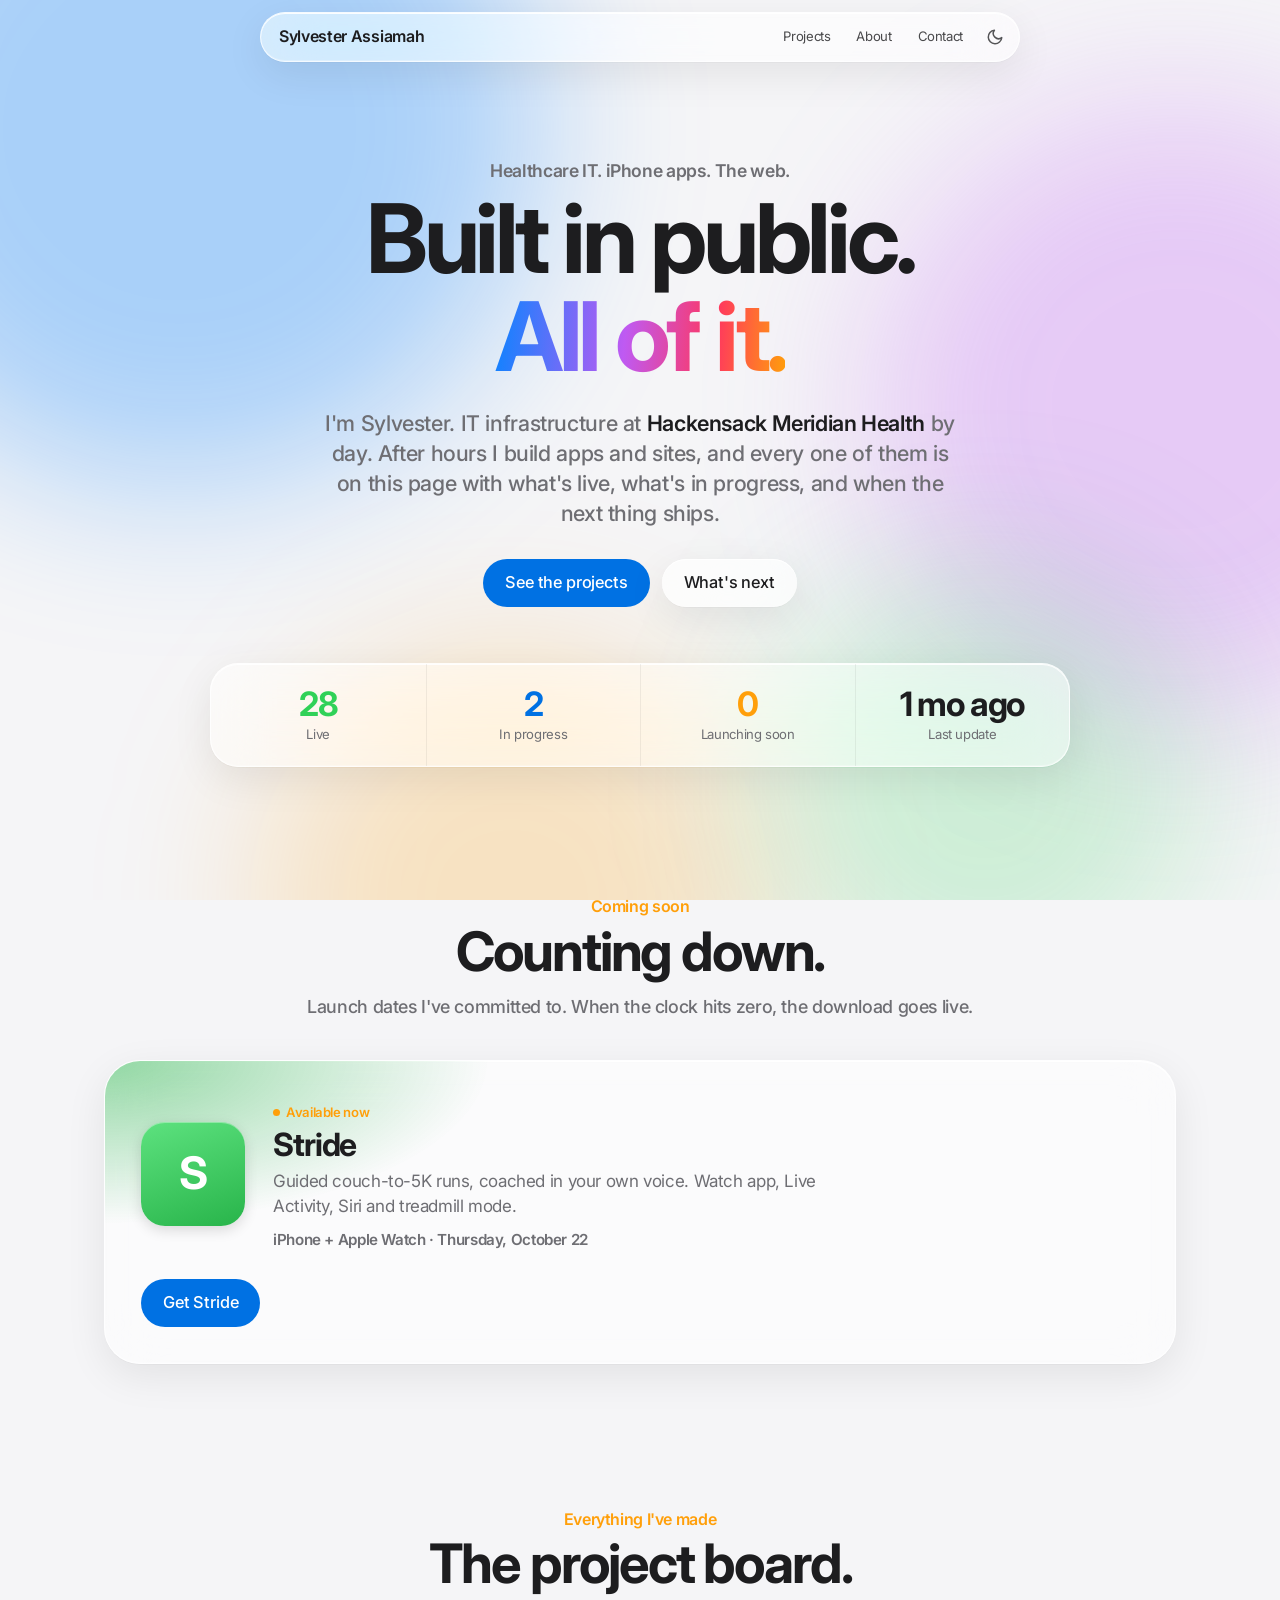
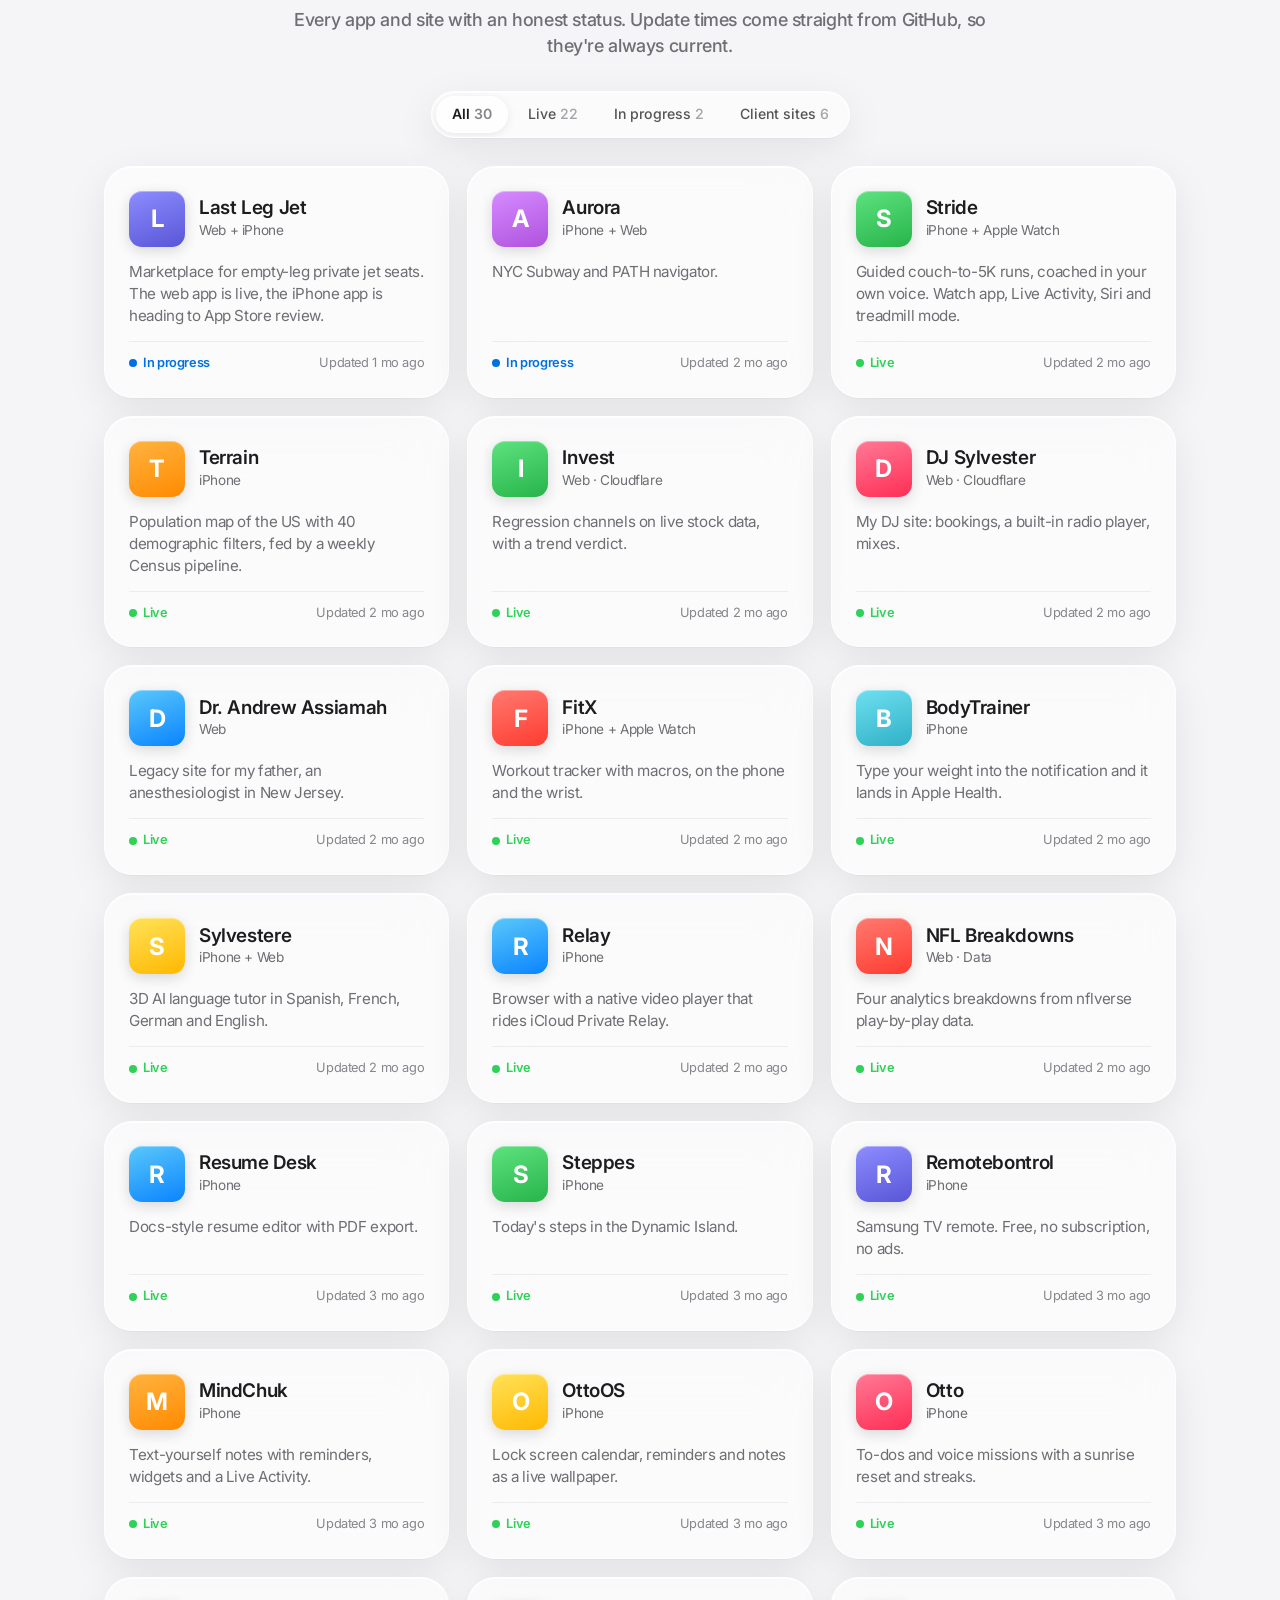
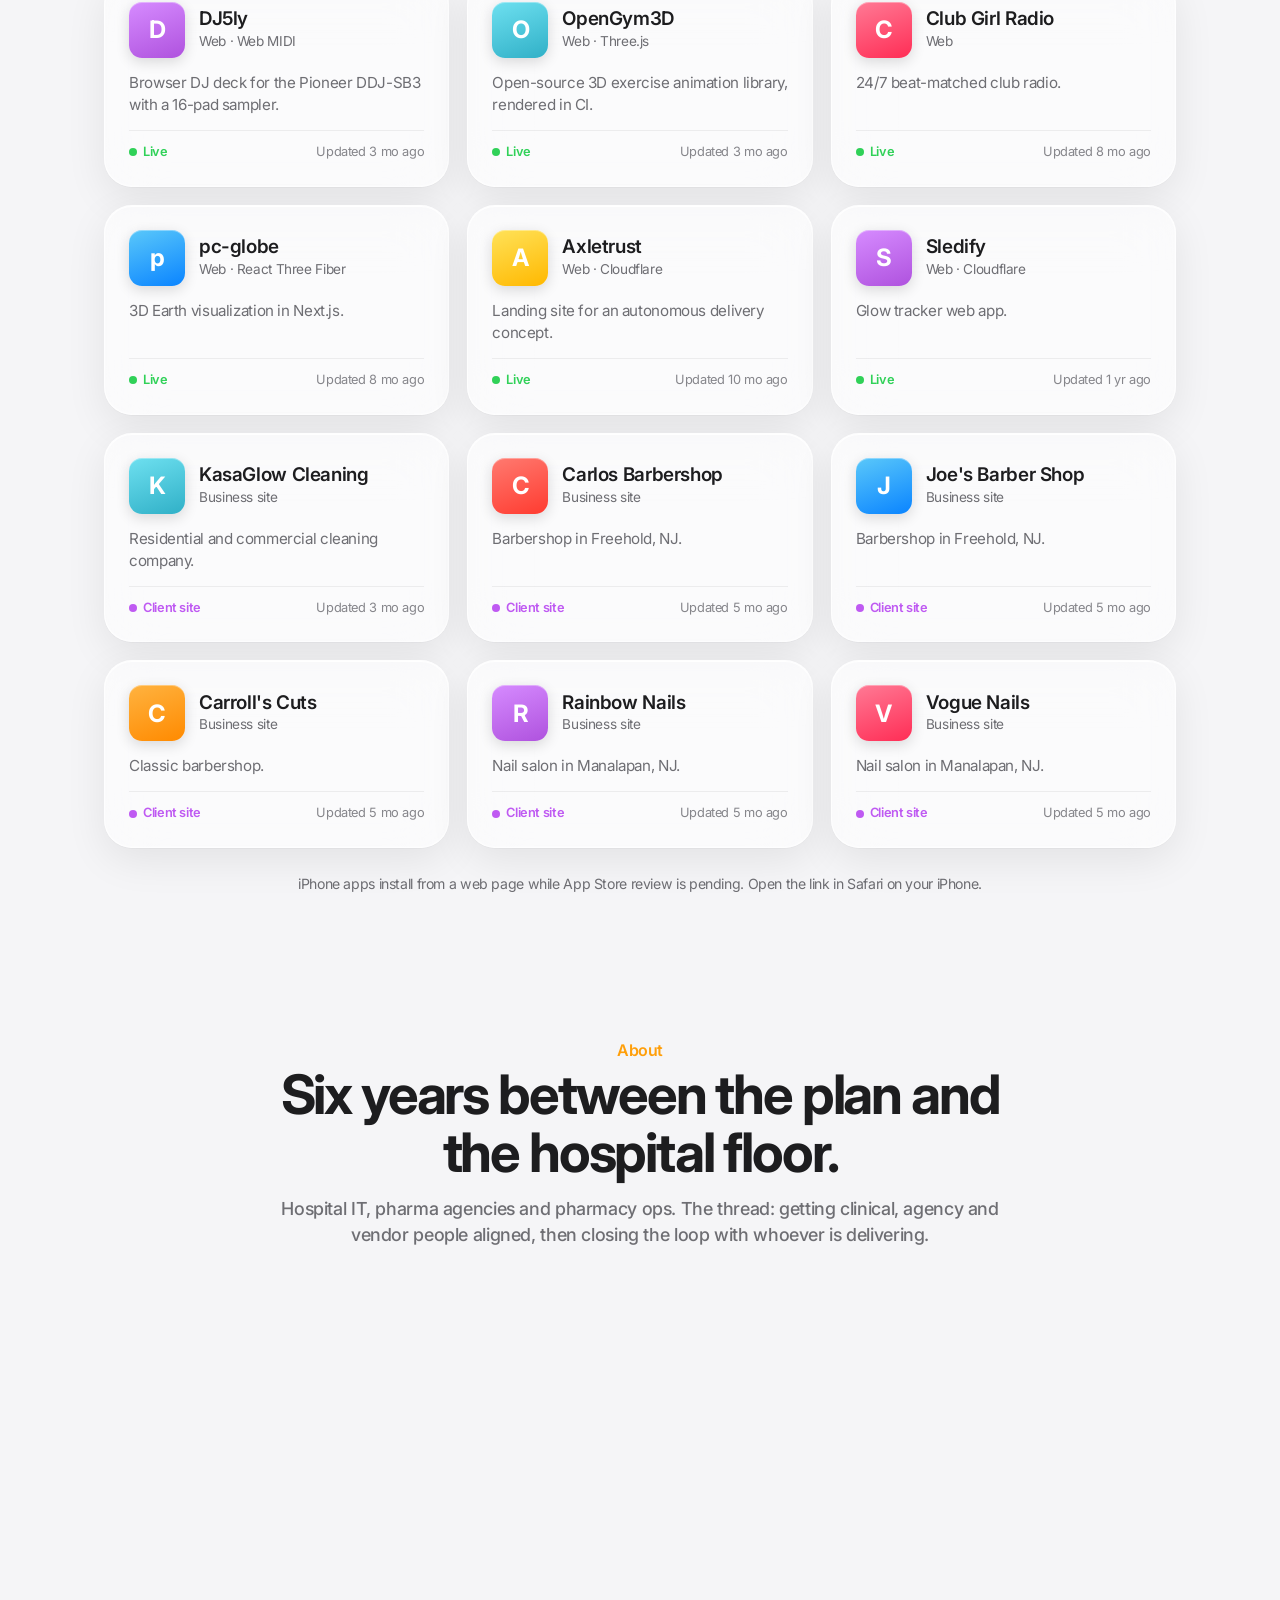
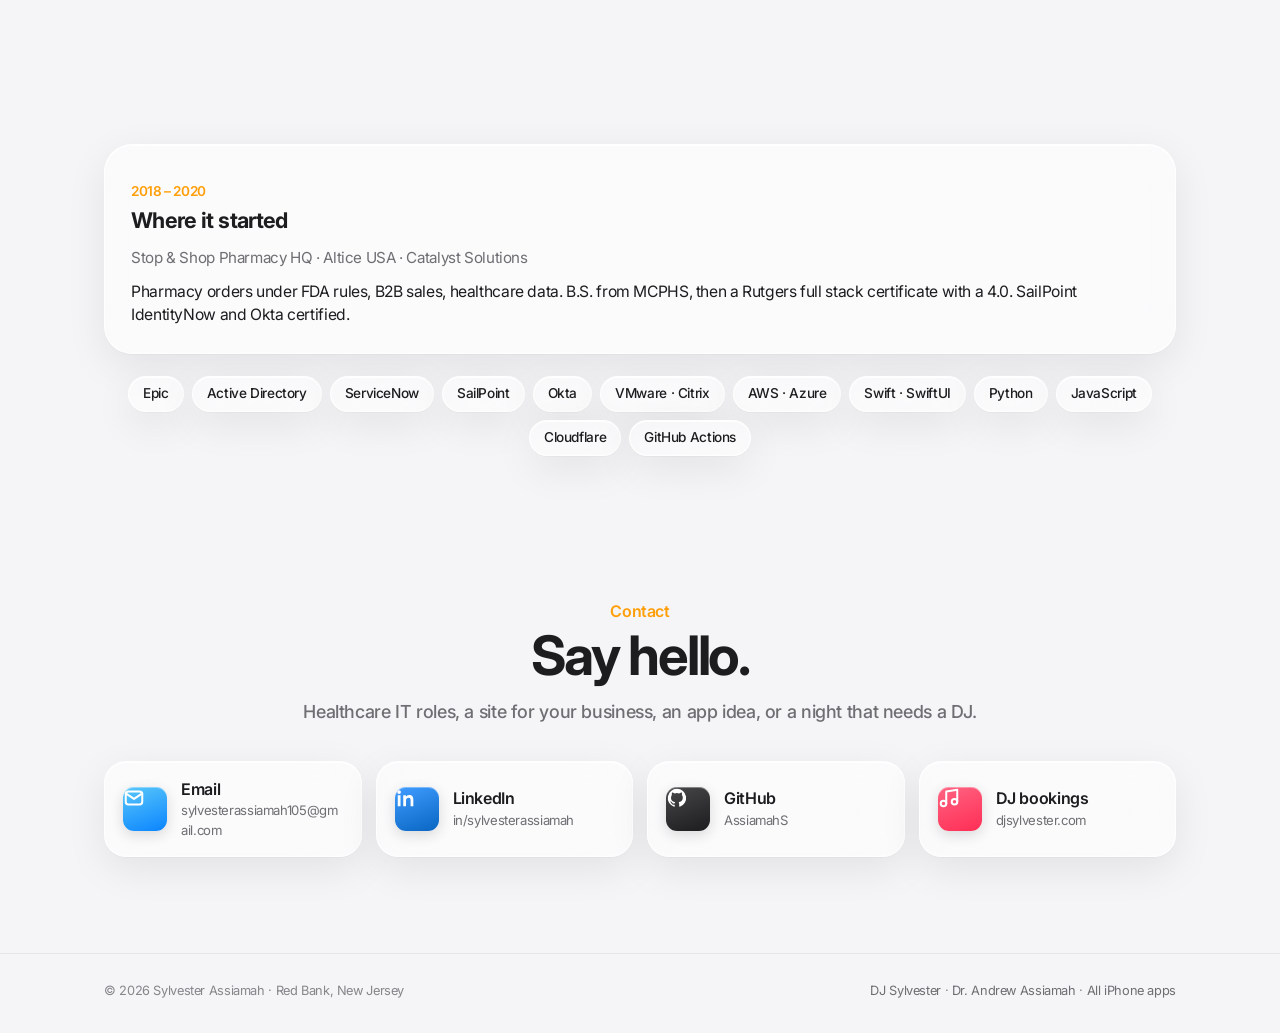
<file: index.html>
<!DOCTYPE html>
<html lang="en">
<head>
<meta charset="UTF-8" />
<meta name="viewport" content="width=device-width, initial-scale=1.0, viewport-fit=cover" />
<title>Sylvester Assiamah</title>
<meta name="description" content="Sylvester Assiamah. Healthcare IT by day, iPhone apps and websites after hours. Every project, what's live, what's next, and when it ships." />
<meta property="og:title" content="Sylvester Assiamah" />
<meta property="og:description" content="Every app and site I'm building: what's live, what's in progress, and countdowns to what ships next." />
<meta property="og:type" content="website" />
<meta property="og:url" content="https://sylvesterassiamah.com" />
<meta name="theme-color" content="#F5F5F7" media="(prefers-color-scheme: light)" />
<meta name="theme-color" content="#000000" media="(prefers-color-scheme: dark)" />
<link rel="canonical" href="https://sylvesterassiamah.com" />
<link rel="icon" href="data:image/svg+xml,%3Csvg xmlns='http://www.w3.org/2000/svg' viewBox='0 0 64 64'%3E%3Cdefs%3E%3ClinearGradient id='g' x1='0' y1='0' x2='1' y2='1'%3E%3Cstop offset='0' stop-color='%230A84FF'/%3E%3Cstop offset='1' stop-color='%23BF5AF2'/%3E%3C/linearGradient%3E%3C/defs%3E%3Crect width='64' height='64' rx='15' fill='url(%23g)'/%3E%3Ctext x='32' y='43' text-anchor='middle' font-family='-apple-system,Helvetica,Arial,sans-serif' font-weight='700' font-size='30' fill='white'%3ESA%3C/text%3E%3C/svg%3E" />
<link rel="preconnect" href="https://fonts.googleapis.com" />
<link rel="preconnect" href="https://fonts.gstatic.com" crossorigin />
<link href="https://fonts.googleapis.com/css2?family=Inter:wght@400;500;600;700;800&display=swap" rel="stylesheet" />

<style>
  :root{
    --bg:#F5F5F7;
    --fg:#1D1D1F;
    --muted:#6E6E73;
    --faint:#86868B;
    --blue:#0071E3;
    --link:#0066CC;
    --green:#30D158; --orange:#FF9F0A; --red:#FF453A; --purple:#BF5AF2; --teal:#40C8E0; --yellow:#FFD60A; --pink:#FF375F; --indigo:#5E5CE6;
    /* liquid glass */
    --glass:rgba(255,255,255,.55);
    --glass-strong:rgba(255,255,255,.72);
    --glass-edge:rgba(255,255,255,.75);
    --glass-line:rgba(0,0,0,.06);
    --glass-shadow:0 1px 1px rgba(0,0,0,.03), 0 12px 40px rgba(0,0,0,.08);
    --hi:inset 0 1px 0 rgba(255,255,255,.9), inset 0 -1px 0 rgba(255,255,255,.25);
    --blob-a:rgba(10,132,255,.32); --blob-b:rgba(191,90,242,.28); --blob-c:rgba(255,159,10,.22); --blob-d:rgba(48,209,88,.20);
    --max:1120px;
    --r:28px;
  }
  @media (prefers-color-scheme: dark){
    :root:not([data-theme="light"]){
      --bg:#000000; --fg:#F5F5F7; --muted:#A1A1A6; --faint:#86868B; --link:#2997FF; --blue:#0A84FF;
      --glass:rgba(40,40,44,.48); --glass-strong:rgba(44,44,48,.66); --glass-edge:rgba(255,255,255,.14); --glass-line:rgba(255,255,255,.08);
      --glass-shadow:0 1px 1px rgba(0,0,0,.4), 0 18px 50px rgba(0,0,0,.5);
      --hi:inset 0 1px 0 rgba(255,255,255,.16), inset 0 -1px 0 rgba(255,255,255,.04);
      --blob-a:rgba(10,132,255,.38); --blob-b:rgba(191,90,242,.34); --blob-c:rgba(255,159,10,.20); --blob-d:rgba(48,209,88,.18);
    }
  }
  :root[data-theme="dark"]{
    --bg:#000000; --fg:#F5F5F7; --muted:#A1A1A6; --faint:#86868B; --link:#2997FF; --blue:#0A84FF;
    --glass:rgba(40,40,44,.48); --glass-strong:rgba(44,44,48,.66); --glass-edge:rgba(255,255,255,.14); --glass-line:rgba(255,255,255,.08);
    --glass-shadow:0 1px 1px rgba(0,0,0,.4), 0 18px 50px rgba(0,0,0,.5);
    --hi:inset 0 1px 0 rgba(255,255,255,.16), inset 0 -1px 0 rgba(255,255,255,.04);
    --blob-a:rgba(10,132,255,.38); --blob-b:rgba(191,90,242,.34); --blob-c:rgba(255,159,10,.20); --blob-d:rgba(48,209,88,.18);
  }

  *{margin:0;padding:0;box-sizing:border-box}
  html{scroll-behavior:smooth;-webkit-text-size-adjust:100%}
  body{
    background:var(--bg);color:var(--fg);
    font-family:-apple-system,BlinkMacSystemFont,"SF Pro Text","SF Pro Display","Inter","Helvetica Neue",Arial,sans-serif;
    font-size:17px;line-height:1.47;letter-spacing:-.022em;
    -webkit-font-smoothing:antialiased;overflow-x:hidden;
  }
  a{color:var(--link);text-decoration:none}
  a:hover{text-decoration:underline}
  a:focus-visible,button:focus-visible{outline:3px solid rgba(0,113,227,.6);outline-offset:3px;border-radius:14px}
  .wrap{max-width:var(--max);margin:0 auto;padding:0 24px}

  /* ---------- the colour field the glass sits on ---------- */
  .field{position:fixed;inset:0;z-index:-1;overflow:hidden;pointer-events:none}
  .field i{position:absolute;border-radius:50%;filter:blur(80px);will-change:transform}
  .field .a{width:56vmax;height:56vmax;left:-14vmax;top:-18vmax;background:var(--blob-a);animation:drift 26s ease-in-out infinite}
  .field .b{width:48vmax;height:48vmax;right:-16vmax;top:8vmax;background:var(--blob-b);animation:drift 32s ease-in-out infinite reverse}
  .field .c{width:40vmax;height:40vmax;left:20vmax;bottom:-20vmax;background:var(--blob-c);animation:drift 30s ease-in-out infinite}
  .field .d{width:34vmax;height:34vmax;right:6vmax;bottom:-8vmax;background:var(--blob-d);animation:drift 36s ease-in-out infinite reverse}
  @keyframes drift{0%,100%{transform:translate(0,0) scale(1)}33%{transform:translate(4vmax,3vmax) scale(1.06)}66%{transform:translate(-3vmax,2vmax) scale(.96)}}

  /* ---------- glass primitive ---------- */
  .glass{
    background:var(--glass);
    -webkit-backdrop-filter:blur(28px) saturate(180%);backdrop-filter:blur(28px) saturate(180%);
    border:1px solid var(--glass-edge);
    box-shadow:var(--glass-shadow),var(--hi);
  }

  /* ---------- nav: floating glass capsule ---------- */
  header{position:sticky;top:0;z-index:50;padding:12px 16px 0}
  nav{
    max-width:760px;margin:0 auto;display:flex;align-items:center;justify-content:space-between;gap:8px;
    padding:6px 6px 6px 18px;border-radius:999px;
  }
  .logo{font-weight:600;font-size:1rem;color:var(--fg);letter-spacing:-.02em;white-space:nowrap}
  .logo:hover{text-decoration:none}
  .nav-r{display:flex;align-items:center;gap:2px}
  .nav-r a.txt{color:var(--fg);opacity:.8;font-size:.82rem;padding:8px 12px;border-radius:999px}
  .nav-r a.txt:hover{opacity:1;text-decoration:none;background:var(--glass-line)}
  .theme{width:36px;height:36px;border-radius:50%;border:0;background:transparent;color:var(--fg);opacity:.75;cursor:pointer;display:grid;place-items:center}
  .theme:hover{opacity:1;background:var(--glass-line)}
  .theme svg{width:18px;height:18px}
  @media(max-width:560px){nav{padding-left:16px}.nav-r a.txt.hide-sm{display:none}}

  /* ---------- buttons ---------- */
  .btn{
    display:inline-flex;align-items:center;justify-content:center;gap:6px;
    font:inherit;font-size:1.02rem;font-weight:500;letter-spacing:-.01em;
    padding:12px 22px;border-radius:999px;border:0;cursor:pointer;
    background:var(--blue);color:#fff;transition:filter .2s ease,transform .2s ease;
  }
  .btn:hover{text-decoration:none;filter:brightness(1.08)}
  .btn:active{transform:scale(.97)}
  .btn.glass{background:var(--glass-strong);color:var(--fg)}
  .btn.sm{padding:7px 14px;font-size:.82rem}
  .more{font-size:1.02rem}
  .more::after{content:" ›"}

  /* ---------- hero ---------- */
  .hero{text-align:center;padding:96px 0 56px}
  .kicker{font-size:1.1rem;font-weight:600;color:var(--muted)}
  h1{
    font-family:-apple-system,BlinkMacSystemFont,"SF Pro Display","Inter","Helvetica Neue",sans-serif;
    font-weight:700;font-size:clamp(3rem,9vw,6rem);line-height:1.02;letter-spacing:-.045em;margin-top:6px;
  }
  h1 .grad{background:linear-gradient(95deg,#0A84FF 0%,#BF5AF2 45%,#FF375F 75%,#FF9F0A 100%);-webkit-background-clip:text;background-clip:text;color:transparent}
  .lede{max-width:640px;margin:22px auto 0;font-size:clamp(1.1rem,2.2vw,1.35rem);line-height:1.4;color:var(--muted);font-weight:500}
  .lede b{color:var(--fg);font-weight:600}
  .hero-cta{margin-top:30px;display:flex;gap:12px;justify-content:center;flex-wrap:wrap}

  .stats{margin:56px auto 0;max-width:860px;display:grid;grid-template-columns:repeat(4,1fr);border-radius:var(--r);overflow:hidden}
  .stat{padding:22px 16px;text-align:center}
  .stat + .stat{border-left:1px solid var(--glass-line)}
  .stat .n{font-size:2.1rem;font-weight:700;letter-spacing:-.04em;line-height:1.05}
  .stat .l{font-size:.82rem;color:var(--muted);margin-top:4px}
  .stat.g .n{color:var(--green)} .stat.b .n{color:var(--blue)} .stat.o .n{color:var(--orange)}
  @media(max-width:640px){
    .stats{grid-template-columns:1fr 1fr}
    .stat:nth-child(3){border-left:0}
    .stat:nth-child(n+3){border-top:1px solid var(--glass-line)}
  }

  /* ---------- sections ---------- */
  section{padding:72px 0}
  .head{text-align:center;max-width:720px;margin:0 auto}
  .eyebrow{font-size:1rem;font-weight:600;color:var(--orange)}
  h2{font-family:-apple-system,BlinkMacSystemFont,"SF Pro Display","Inter",sans-serif;font-weight:700;font-size:clamp(2rem,5vw,3.4rem);line-height:1.06;letter-spacing:-.04em;margin-top:4px}
  .sub{margin-top:14px;color:var(--muted);font-size:1.12rem;line-height:1.45;font-weight:500}

  /* ---------- up next: countdown ---------- */
  .next-list{margin-top:40px;display:grid;gap:20px}
  .next{border-radius:36px;padding:36px;display:grid;grid-template-columns:auto 1fr;gap:28px;align-items:center;position:relative;overflow:hidden}
  .next::before{content:"";position:absolute;inset:0;z-index:-1;opacity:.5;background:radial-gradient(60% 90% at 0% 0%,var(--tint) 0%,transparent 60%)}
  .next .icon{width:104px;height:104px;border-radius:24px;font-size:2.8rem}
  .next .tag{display:inline-flex;align-items:center;gap:6px;font-size:.82rem;font-weight:600;color:var(--orange)}
  .next .tag i{width:7px;height:7px;border-radius:50%;background:currentColor;animation:pulse 1.8s ease-in-out infinite}
  @keyframes pulse{0%,100%{opacity:1}50%{opacity:.35}}
  .next h3{font-size:2rem;font-weight:700;letter-spacing:-.035em;line-height:1.1;margin-top:4px}
  .next p{color:var(--muted);margin-top:6px;max-width:560px}
  .next .date{margin-top:10px;font-size:.95rem;font-weight:600}
  .clock{grid-column:1 / -1;display:grid;grid-template-columns:repeat(4,1fr);gap:12px}
  .unit{border-radius:22px;padding:18px 8px;text-align:center;background:var(--glass-strong);border:1px solid var(--glass-edge);box-shadow:var(--hi)}
  .unit b{display:block;font-size:clamp(2rem,6vw,3.4rem);font-weight:700;letter-spacing:-.04em;line-height:1;font-variant-numeric:tabular-nums}
  .unit span{display:block;margin-top:6px;font-size:.78rem;color:var(--muted);font-weight:600;text-transform:uppercase;letter-spacing:.06em}
  .clock.done{display:flex;justify-content:flex-start}
  @media(max-width:640px){
    .next{padding:24px;gap:18px;border-radius:30px}
    .next .icon{width:72px;height:72px;border-radius:17px;font-size:2rem}
    .next h3{font-size:1.5rem}
    .clock{gap:8px}
    .unit{border-radius:18px;padding:14px 4px}
  }

  /* ---------- board ---------- */
  .seg{
    margin:32px auto 0;display:flex;gap:4px;padding:4px;border-radius:999px;width:max-content;max-width:100%;
    overflow-x:auto;scrollbar-width:none;-webkit-overflow-scrolling:touch;
  }
  .seg::-webkit-scrollbar{display:none}
  .seg button{
    flex:none;font:inherit;font-size:.88rem;font-weight:500;color:var(--fg);opacity:.75;
    background:transparent;border:0;border-radius:999px;padding:8px 16px;cursor:pointer;white-space:nowrap;
  }
  .seg button .c{color:var(--faint);margin-left:4px}
  .seg button[aria-pressed="true"]{opacity:1;background:var(--glass-strong);box-shadow:0 2px 10px rgba(0,0,0,.08),var(--hi);font-weight:600}
  @media(max-width:640px){.seg{width:auto;margin-left:-4px;margin-right:-4px}}

  .grid{margin-top:28px;display:grid;grid-template-columns:repeat(3,1fr);gap:18px}
  @media(max-width:900px){.grid{grid-template-columns:repeat(2,1fr)}}
  @media(max-width:600px){.grid{grid-template-columns:1fr;gap:14px}}
  a.card{display:flex;flex-direction:column;gap:14px;color:inherit;border-radius:var(--r);padding:24px;transition:transform .35s cubic-bezier(.2,.8,.2,1),box-shadow .35s ease}
  a.card:hover{text-decoration:none;transform:translateY(-4px) scale(1.01);box-shadow:0 2px 2px rgba(0,0,0,.03),0 24px 60px rgba(0,0,0,.14),var(--hi)}
  a.card:active{transform:scale(.98)}
  .card-top{display:flex;gap:14px;align-items:center}
  .icon{
    width:56px;height:56px;border-radius:13px;flex:none;display:grid;place-items:center;
    color:#fff;font-weight:700;font-size:1.5rem;letter-spacing:-.02em;
    box-shadow:inset 0 1px 0 rgba(255,255,255,.35),0 4px 14px rgba(0,0,0,.14);
  }
  .card h3{font-size:1.18rem;font-weight:600;letter-spacing:-.02em;line-height:1.2}
  .card .kind{font-size:.85rem;color:var(--muted);margin-top:1px}
  .card p{font-size:.95rem;color:var(--muted);flex:1;line-height:1.45}
  .card-foot{display:flex;align-items:center;justify-content:space-between;gap:8px;flex-wrap:wrap;padding-top:12px;border-top:1px solid var(--glass-line)}
  .pill{display:inline-flex;align-items:center;gap:6px;font-size:.8rem;font-weight:600}
  .pill i{width:8px;height:8px;border-radius:50%;background:currentColor}
  .pill.live{color:var(--green)} .pill.building{color:var(--blue)} .pill.soon{color:var(--orange)} .pill.client{color:var(--purple)}
  .upd{font-size:.8rem;color:var(--faint)}
  .board-note{margin-top:26px;text-align:center;font-size:.88rem;color:var(--muted)}

  /* ---------- about ---------- */
  .about{margin-top:40px;display:grid;grid-template-columns:1fr 1fr;gap:18px}
  @media(max-width:760px){.about{grid-template-columns:1fr}}
  .job{border-radius:var(--r);padding:26px}
  .job.wide{grid-column:1 / -1}
  .job .when{font-size:.85rem;font-weight:600;color:var(--orange)}
  .job h3{font-size:1.35rem;font-weight:700;letter-spacing:-.03em;margin-top:4px}
  .job .where{color:var(--muted);font-size:.95rem}
  .job p{margin-top:10px;font-size:.98rem;line-height:1.5}
  .chips{margin-top:22px;display:flex;flex-wrap:wrap;gap:8px;justify-content:center}
  .chip{font-size:.85rem;font-weight:500;padding:7px 14px;border-radius:999px}

  /* ---------- contact ---------- */
  .contact{margin-top:36px;display:grid;grid-template-columns:repeat(4,1fr);gap:14px}
  @media(max-width:860px){.contact{grid-template-columns:1fr 1fr}}
  @media(max-width:480px){.contact{grid-template-columns:1fr}}
  a.ct{display:flex;gap:14px;align-items:center;color:inherit;border-radius:22px;padding:16px 18px;transition:transform .3s cubic-bezier(.2,.8,.2,1)}
  a.ct:hover{text-decoration:none;transform:translateY(-2px)}
  a.ct .icon{width:44px;height:44px;border-radius:11px}
  a.ct .icon svg{width:22px;height:22px}
  a.ct b{display:block;font-weight:600;font-size:1rem}
  a.ct span{display:block;font-size:.82rem;color:var(--muted);word-break:break-all}

  footer{margin-top:24px;padding:28px 0 calc(32px + env(safe-area-inset-bottom));border-top:1px solid var(--glass-line);color:var(--faint);font-size:.8rem}
  footer .wrap{display:flex;justify-content:space-between;gap:12px;flex-wrap:wrap}
  footer a{color:var(--muted)}

  /* reveal */
  .reveal{opacity:0;transform:translateY(24px);transition:opacity .9s cubic-bezier(.2,.8,.2,1),transform .9s cubic-bezier(.2,.8,.2,1)}
  .reveal.in{opacity:1;transform:none}

  @media(max-width:640px){
    body{font-size:16px}
    .wrap{padding:0 16px}
    .hero{padding:64px 0 36px}
    .hero-cta .btn{flex:1;max-width:220px}
    .stats{margin-top:40px}
    .stat{padding:18px 10px}
    .stat .n{font-size:1.75rem}
    section{padding:52px 0}
    a.card{padding:20px}
    .job{padding:22px}
  }
  @media(prefers-reduced-motion:reduce){
    html{scroll-behavior:auto}
    .field i,.next .tag i{animation:none}
    .reveal{opacity:1;transform:none;transition:none}
    a.card,a.ct,.btn{transition:none}
  }
  @supports not ((backdrop-filter:blur(1px)) or (-webkit-backdrop-filter:blur(1px))){
    .glass{background:var(--glass-strong)}
  }
</style>
</head>
<body>
<div class="field" aria-hidden="true"><i class="a"></i><i class="b"></i><i class="c"></i><i class="d"></i></div>

<header>
  <nav class="glass" aria-label="Main">
    <a class="logo" href="#top">Sylvester Assiamah</a>
    <div class="nav-r">
      <a class="txt" href="#board">Projects</a>
      <a class="txt hide-sm" href="#about">About</a>
      <a class="txt hide-sm" href="#contact">Contact</a>
      <button class="theme" id="theme" type="button" aria-label="Toggle dark mode">
        <svg viewBox="0 0 24 24" fill="none" stroke="currentColor" stroke-width="2" stroke-linecap="round" stroke-linejoin="round"><path d="M21 12.8A9 9 0 1 1 11.2 3a7 7 0 0 0 9.8 9.8z"/></svg>
      </button>
    </div>
  </nav>
</header>

<main id="top">
  <div class="wrap hero">
    <p class="kicker reveal">Healthcare IT. iPhone apps. The web.</p>
    <h1 class="reveal">Built in public.<br/><span class="grad">All of it.</span></h1>
    <p class="lede reveal">I'm Sylvester. IT infrastructure at <b>Hackensack Meridian Health</b> by day. After hours I build apps and sites, and every one of them is on this page with what's live, what's in progress, and when the next thing ships.</p>
    <div class="hero-cta reveal">
      <a class="btn" href="#board">See the projects</a>
      <a class="btn glass" href="#next">What's next</a>
    </div>
    <div class="stats glass reveal" aria-label="At a glance">
      <div class="stat g"><p class="n" id="s-live">0</p><p class="l">Live</p></div>
      <div class="stat b"><p class="n" id="s-build">0</p><p class="l">In progress</p></div>
      <div class="stat o"><p class="n" id="s-next">0</p><p class="l">Launching soon</p></div>
      <div class="stat"><p class="n" id="s-last">—</p><p class="l">Last update</p></div>
    </div>
  </div>

  <section id="next" aria-labelledby="next-h">
    <div class="wrap">
      <div class="head reveal">
        <p class="eyebrow">Coming soon</p>
        <h2 id="next-h">Counting down.</h2>
        <p class="sub">Launch dates I've committed to. When the clock hits zero, the download goes live.</p>
      </div>
      <div class="next-list" id="next-list"></div>
    </div>
  </section>

  <section id="board" aria-labelledby="board-h">
    <div class="wrap">
      <div class="head reveal">
        <p class="eyebrow">Everything I've made</p>
        <h2 id="board-h">The project board.</h2>
        <p class="sub">Every app and site with an honest status. Update times come straight from GitHub, so they're always current.</p>
      </div>
      <div class="seg glass" role="toolbar" aria-label="Filter projects" id="tabs"></div>
      <div class="grid" id="grid"></div>
      <p class="board-note">iPhone apps install from a web page while App Store review is pending. Open the link in Safari on your iPhone.</p>
    </div>
  </section>

  <section id="about" aria-labelledby="about-h">
    <div class="wrap">
      <div class="head reveal">
        <p class="eyebrow">About</p>
        <h2 id="about-h">Six years between the plan and the hospital floor.</h2>
        <p class="sub">Hospital IT, pharma agencies and pharmacy ops. The thread: getting clinical, agency and vendor people aligned, then closing the loop with whoever is delivering.</p>
      </div>
      <div class="about">
        <div class="job glass wide reveal"><p class="when">2024 – Now</p><h3>IT Infrastructure Specialist</h3><p class="where">Hackensack Meridian Health · Riverview Medical Center, Red Bank NJ</p><p>First tech contact for 200+ clinical and admin staff across Epic, Active Directory, ServiceNow and the network. Brought 15+ medical devices onto the hospital network. Traced slow pre-op scans to a storage bottleneck and got it rebuilt.</p></div>
        <div class="job glass reveal"><p class="when">2022 – 2023</p><h3>Producer</h3><p class="where">Heartbeat (Publicis Health), Manhattan</p><p>Ran 8 pharma campaigns at once through MLR review, with 30+ revisions a month and no slipped launch dates.</p></div>
        <div class="job glass reveal"><p class="when">2020 – 2021</p><h3>Senior Project Coordinator</h3><p class="where">FCB Global (IPG), Manhattan</p><p>Four accounts including Cosentyx (Novartis). Found $14K a year in savings by moving production into slow seasons.</p></div>
        <div class="job glass wide reveal"><p class="when">2018 – 2020</p><h3>Where it started</h3><p class="where">Stop &amp; Shop Pharmacy HQ · Altice USA · Catalyst Solutions</p><p>Pharmacy orders under FDA rules, B2B sales, healthcare data. B.S. from MCPHS, then a Rutgers full stack certificate with a 4.0. SailPoint IdentityNow and Okta certified.</p></div>
      </div>
      <div class="chips reveal">
        <span class="chip glass">Epic</span><span class="chip glass">Active Directory</span><span class="chip glass">ServiceNow</span><span class="chip glass">SailPoint</span><span class="chip glass">Okta</span><span class="chip glass">VMware · Citrix</span><span class="chip glass">AWS · Azure</span><span class="chip glass">Swift · SwiftUI</span><span class="chip glass">Python</span><span class="chip glass">JavaScript</span><span class="chip glass">Cloudflare</span><span class="chip glass">GitHub Actions</span>
      </div>
    </div>
  </section>

  <section id="contact" aria-labelledby="contact-h">
    <div class="wrap">
      <div class="head reveal">
        <p class="eyebrow">Contact</p>
        <h2 id="contact-h">Say hello.</h2>
        <p class="sub">Healthcare IT roles, a site for your business, an app idea, or a night that needs a DJ.</p>
      </div>
      <div class="contact">
        <a class="ct glass reveal" href="mailto:sylvesterassiamah105@gmail.com"><span class="icon" style="background:linear-gradient(160deg,#5AC8FA,#0A84FF)"><svg viewBox="0 0 24 24" fill="none" stroke="#fff" stroke-width="2.2" stroke-linecap="round" stroke-linejoin="round"><rect x="3" y="5" width="18" height="14" rx="3"/><path d="M3 7l9 6 9-6"/></svg></span><div><b>Email</b><span>sylvesterassiamah105@gmail.com</span></div></a>
        <a class="ct glass reveal" href="https://www.linkedin.com/in/sylvesterassiamah" target="_blank" rel="noopener"><span class="icon" style="background:linear-gradient(160deg,#409CFF,#0A66C2)"><svg viewBox="0 0 24 24" fill="#fff"><path d="M4.5 3.5a2 2 0 1 1 0 4 2 2 0 0 1 0-4zM3 9h3v12H3zM9 9h2.9v1.7c.5-.9 1.7-2 3.6-2 3.4 0 4.5 2.1 4.5 5.4V21h-3v-6.2c0-1.6-.3-3-2.1-3-1.9 0-2.9 1.2-2.9 3.1V21H9z"/></svg></span><div><b>LinkedIn</b><span>in/sylvesterassiamah</span></div></a>
        <a class="ct glass reveal" href="https://github.com/AssiamahS" target="_blank" rel="noopener"><span class="icon" style="background:linear-gradient(160deg,#48484A,#1C1C1E)"><svg viewBox="0 0 24 24" fill="#fff"><path d="M12 2a10 10 0 0 0-3.2 19.5c.5.1.7-.2.7-.5v-1.7c-2.8.6-3.4-1.3-3.4-1.3-.4-1.2-1.1-1.5-1.1-1.5-.9-.6.1-.6.1-.6 1 .1 1.5 1 1.5 1 .9 1.5 2.4 1.1 2.9.8.1-.6.4-1.1.6-1.3-2.2-.3-4.6-1.1-4.6-5 0-1.1.4-2 1-2.7-.1-.3-.4-1.3.1-2.7 0 0 .8-.3 2.8 1a9.6 9.6 0 0 1 5 0c1.9-1.3 2.8-1 2.8-1 .5 1.4.2 2.4.1 2.7.6.7 1 1.6 1 2.7 0 3.9-2.4 4.7-4.6 5 .4.3.7.9.7 1.9V21c0 .3.2.6.7.5A10 10 0 0 0 12 2z"/></svg></span><div><b>GitHub</b><span>AssiamahS</span></div></a>
        <a class="ct glass reveal" href="https://djsylvester.com" target="_blank" rel="noopener"><span class="icon" style="background:linear-gradient(160deg,#FF6482,#FF2D55)"><svg viewBox="0 0 24 24" fill="none" stroke="#fff" stroke-width="2.2" stroke-linecap="round" stroke-linejoin="round"><path d="M9 18V5l12-2v13"/><circle cx="6" cy="18" r="3"/><circle cx="18" cy="16" r="3"/></svg></span><div><b>DJ bookings</b><span>djsylvester.com</span></div></a>
      </div>
    </div>
  </section>
</main>

<footer>
  <div class="wrap">
    <p>&copy; 2026 Sylvester Assiamah · Red Bank, New Jersey</p>
    <p><a href="https://djsylvester.com">DJ Sylvester</a> · <a href="https://drandrewassiamah.com">Dr. Andrew Assiamah</a> · <a href="https://assiamahs.github.io/apps/">All iPhone apps</a></p>
  </div>
</footer>

<script>
/* ===================== THE BOARD — edit this list =====================
   status:  "live" | "building" | "soon" | "client"
   launch:  ISO date-time with offset. A future launch shows a countdown in
            "Coming soon"; once it passes, the card flips to Live by itself.
   repo:    public GitHub repo under AssiamahS. Its last push is fetched live;
            `updated` is the fallback when GitHub can't be reached.
   color:   blue | green | orange | red | purple | teal | yellow | pink | indigo
   ====================================================================== */
const GH_USER = "AssiamahS";
const PROJECTS = [
  { name:"Stride", kind:"iPhone + Apple Watch", color:"green", status:"soon", launch:"2026-10-22T00:00:00-04:00",
    blurb:"Guided couch-to-5K runs, coached in your own voice. Watch app, Live Activity, Siri and treadmill mode.",
    url:"https://assiamahs.github.io/stride/install.html", repo:"stride", updated:"2026-10-19" },

  { name:"Last Leg Jet", kind:"Web + iPhone", color:"indigo", status:"building",
    blurb:"Marketplace for empty-leg private jet seats. The web app is live, the iPhone app is heading to App Store review.",
    url:"https://lastlegjet.pages.dev", repo:"lastlegjet", updated:"2026-10-21" },
  { name:"Aurora", kind:"iPhone + Web", color:"purple", status:"building",
    blurb:"NYC Subway and PATH navigator.",
    url:"https://aurora-app-69q.pages.dev", repo:"auroraOS", updated:"2026-10-19" },

  { name:"Terrain", kind:"iPhone", color:"orange", status:"live",
    blurb:"Population map of the US with 40 demographic filters, fed by a weekly Census pipeline.",
    url:"https://assiamahs.github.io/terrain/install.html", repo:"terrain", updated:"2026-10-19" },
  { name:"FitX", kind:"iPhone + Apple Watch", color:"red", status:"live",
    blurb:"Workout tracker with macros, on the phone and the wrist.",
    url:"https://assiamahs.github.io/fitxapp/install.html", repo:"fitxapp", updated:"2026-10-06" },
  { name:"BodyTrainer", kind:"iPhone", color:"teal", status:"live",
    blurb:"Type your weight into the notification and it lands in Apple Health.",
    url:"https://assiamahs.github.io/bodytrainer/install.html", repo:"bodytrainer", updated:"2026-10-06" },
  { name:"Sylvestere", kind:"iPhone + Web", color:"yellow", status:"live",
    blurb:"3D AI language tutor in Spanish, French, German and English.",
    url:"https://assiamahs.github.io/sylvestere/install.html", repo:"sylvestere", updated:"2026-10-04" },
  { name:"Relay", kind:"iPhone", color:"blue", status:"live",
    blurb:"Browser with a native video player that rides iCloud Private Relay.",
    url:"https://assiamahs.github.io/relay/install.html", repo:"relay", updated:"2026-09-28" },
  { name:"Resume Desk", kind:"iPhone", color:"blue", status:"live",
    blurb:"Docs-style resume editor with PDF export.",
    url:"https://assiamahs.github.io/resumedesk/install.html", repo:"resumedesk", updated:"2026-09-18" },
  { name:"Steppes", kind:"iPhone", color:"green", status:"live",
    blurb:"Today's steps in the Dynamic Island.",
    url:"https://assiamahs.github.io/steppes/install.html", repo:"steppes", updated:"2026-09-17" },
  { name:"Remotebontrol", kind:"iPhone", color:"indigo", status:"live",
    blurb:"Samsung TV remote. Free, no subscription, no ads.",
    url:"https://assiamahs.github.io/remotebontrol/install.html", repo:"remotebontrol", updated:"2026-09-17" },
  { name:"MindChuk", kind:"iPhone", color:"orange", status:"live",
    blurb:"Text-yourself notes with reminders, widgets and a Live Activity.",
    url:"https://assiamahs.github.io/mindchuk/install.html", repo:"mindchuk", updated:"2026-09-17" },
  { name:"OttoOS", kind:"iPhone", color:"yellow", status:"live",
    blurb:"Lock screen calendar, reminders and notes as a live wallpaper.",
    url:"https://assiamahs.github.io/ottoOS/install.html", repo:"ottoOS", updated:"2026-09-17" },
  { name:"Otto", kind:"iPhone", color:"pink", status:"live",
    blurb:"To-dos and voice missions with a sunrise reset and streaks.",
    url:"https://assiamahs.github.io/otterOS/install.html", repo:"otterOS", updated:"2026-09-17" },

  { name:"Invest", kind:"Web · Cloudflare", color:"green", status:"live",
    blurb:"Regression channels on live stock data, with a trend verdict.",
    url:"https://invest.sylvesterassiamahpm.workers.dev", updated:"2026-10-17" },
  { name:"DJ Sylvester", kind:"Web · Cloudflare", color:"pink", status:"live",
    blurb:"My DJ site: bookings, a built-in radio player, mixes.",
    url:"https://djsylvester.com", repo:"djsylvester", updated:"2026-10-15" },
  { name:"Dr. Andrew Assiamah", kind:"Web", color:"blue", status:"live",
    blurb:"Legacy site for my father, an anesthesiologist in New Jersey.",
    url:"https://drandrewassiamah.com", repo:"dr", updated:"2026-10-15" },
  { name:"NFL Breakdowns", kind:"Web · Data", color:"red", status:"live",
    blurb:"Four analytics breakdowns from nflverse play-by-play data.",
    url:"https://assiamahs.github.io/nfl-breakdowns/", repo:"nfl-breakdowns", updated:"2026-09-28" },
  { name:"DJ5ly", kind:"Web · Web MIDI", color:"purple", status:"live",
    blurb:"Browser DJ deck for the Pioneer DDJ-SB3 with a 16-pad sampler.",
    url:"https://assiamahs.github.io/djsly_web/", repo:"djsly_web", updated:"2026-09-17" },
  { name:"OpenGym3D", kind:"Web · Three.js", color:"teal", status:"live",
    blurb:"Open-source 3D exercise animation library, rendered in CI.",
    url:"https://assiamahs.github.io/opengym3d/", repo:"opengym3d", updated:"2026-09-15" },
  { name:"Club Girl Radio", kind:"Web", color:"pink", status:"live",
    blurb:"24/7 beat-matched club radio.",
    url:"https://assiamahs.github.io/clubgirl-site/", repo:"clubgirl-site", updated:"2026-04-23" },
  { name:"pc-globe", kind:"Web · React Three Fiber", color:"blue", status:"live",
    blurb:"3D Earth visualization in Next.js.",
    url:"https://assiamahs.github.io/pc-globe/", repo:"pc-globe", updated:"2026-04-11" },
  { name:"Axletrust", kind:"Web · Cloudflare", color:"yellow", status:"live",
    blurb:"Landing site for an autonomous delivery concept.",
    url:"https://axletrust.com", updated:"2026-02-01" },
  { name:"Sledify", kind:"Web · Cloudflare", color:"purple", status:"live",
    blurb:"Glow tracker web app.",
    url:"https://sledify.com", updated:"2025-12-20" },

  { name:"KasaGlow Cleaning", kind:"Business site", color:"teal", status:"client",
    blurb:"Residential and commercial cleaning company.",
    url:"https://kasaglowclean.com", updated:"2026-09-05" },
  { name:"Carlos Barbershop", kind:"Business site", color:"red", status:"client",
    blurb:"Barbershop in Freehold, NJ.", url:"https://carlos-barbershop.pages.dev", updated:"2026-07-20" },
  { name:"Joe's Barber Shop", kind:"Business site", color:"blue", status:"client",
    blurb:"Barbershop in Freehold, NJ.", url:"https://joesbarbershopnj.pages.dev", updated:"2026-07-20" },
  { name:"Carroll's Cuts", kind:"Business site", color:"orange", status:"client",
    blurb:"Classic barbershop.", url:"https://carrolls-cuts.pages.dev", updated:"2026-07-20" },
  { name:"Rainbow Nails", kind:"Business site", color:"purple", status:"client",
    blurb:"Nail salon in Manalapan, NJ.", url:"https://rainbow-nails-manalapan.pages.dev", updated:"2026-07-20" },
  { name:"Vogue Nails", kind:"Business site", color:"pink", status:"client",
    blurb:"Nail salon in Manalapan, NJ.", url:"https://vogue-nails-manalapan.pages.dev", updated:"2026-07-20" },
];
/* ===================================================================== */

const GRAD = {
  blue:["#5AC8FA","#0A84FF"], green:["#5DE27F","#28B44A"], orange:["#FFB340","#FF8A00"], red:["#FF7A70","#FF3B30"],
  purple:["#D68BFF","#AF52DE"], teal:["#6EE0F0","#30B0C7"], yellow:["#FFE259","#FFB800"], pink:["#FF7A95","#FF2D55"], indigo:["#8E8CFF","#5856D6"],
};
const STATUS = { live:"Live", building:"In progress", soon:"Coming soon", client:"Client site" };
const TABS = [["all","All"],["live","Live"],["building","In progress"],["soon","Coming soon"],["client","Client sites"]];
const $ = (id) => document.getElementById(id);
const esc = (s) => String(s).replace(/[&<>"']/g, (c) => ({ "&":"&amp;","<":"&lt;",">":"&gt;",'"':"&quot;","'":"&#39;" }[c]));
const grad = (c) => { const g = GRAD[c] || GRAD.blue; return `linear-gradient(160deg,${g[0]},${g[1]})`; };
const launched = (p) => p.launch && Date.parse(p.launch) <= Date.now();
const effStatus = (p) => (p.status === "soon" && launched(p)) ? "live" : p.status;

function ago(iso) {
  const d = Math.floor((Date.now() - Date.parse(iso)) / 86400000);
  if (d <= 0) return "Today";
  if (d === 1) return "Yesterday";
  if (d < 30) return `${d} days ago`;
  const m = Math.round(d / 30);
  if (m < 12) return `${m} mo ago`;
  const y = Math.round(d / 365);
  return `${y} yr ago`;
}

/* ---------- coming soon: countdown ---------- */
let timers = [];
function renderNext() {
  const all = PROJECTS.filter((p) => p.launch).sort((a, b) => Date.parse(a.launch) - Date.parse(b.launch));
  const pending = all.filter((p) => !launched(p));
  const shown = pending.length ? pending : all.slice(-1);
  $("next").hidden = shown.length === 0;
  $("next-list").innerHTML = shown.map((p, i) => {
    const day = new Date(p.launch).toLocaleDateString(undefined, { weekday:"long", month:"long", day:"numeric" });
    const c = (GRAD[p.color] || GRAD.blue)[1];
    return `
    <article class="next glass reveal in" style="--tint:${c}">
      <span class="icon" style="background:${grad(p.color)}">${esc(p.name[0])}</span>
      <div>
        <p class="tag"><i></i><span id="tag-${i}">Coming soon</span></p>
        <h3>${esc(p.name)}</h3>
        <p>${esc(p.blurb)}</p>
        <p class="date">${esc(p.kind)} · ${esc(day)}</p>
      </div>
      <div class="clock" id="clock-${i}" aria-live="polite"></div>
    </article>`;
  }).join("");
  timers.forEach(clearInterval); timers = [];
  shown.forEach((p, i) => { tick(p, i); timers.push(setInterval(() => tick(p, i), 1000)); });
}
function tick(p, i) {
  const el = $(`clock-${i}`);
  const left = Date.parse(p.launch) - Date.now();
  if (left <= 0) {
    if (!el.classList.contains("done")) {
      el.className = "clock done";
      $(`tag-${i}`).textContent = "Available now";
      el.innerHTML = `<a class="btn" href="${esc(p.url)}" target="_blank" rel="noopener">Get ${esc(p.name)}</a>`;
      renderBoard(); renderStats();
    }
    return;
  }
  const s = Math.floor(left / 1000);
  const parts = [[Math.floor(s / 86400), "Days"], [Math.floor(s % 86400 / 3600), "Hours"], [Math.floor(s % 3600 / 60), "Minutes"], [s % 60, "Seconds"]];
  el.innerHTML = parts.map(([n, l]) => `<div class="unit"><b>${String(n).padStart(2, "0")}</b><span>${l}</span></div>`).join("");
}

/* ---------- board ---------- */
let filter = "all";
function renderBoard() {
  const counts = { all: PROJECTS.length };
  PROJECTS.forEach((p) => { const s = effStatus(p); counts[s] = (counts[s] || 0) + 1; });
  $("tabs").innerHTML = TABS.filter(([k]) => counts[k])
    .map(([k, l]) => `<button type="button" data-k="${k}" aria-pressed="${k === filter}">${l}<span class="c">${counts[k]}</span></button>`).join("");
  const order = { soon:0, building:1, live:2, client:3 };
  const rows = PROJECTS.filter((p) => filter === "all" || effStatus(p) === filter).slice()
    .sort((a, b) => (order[effStatus(a)] - order[effStatus(b)]) || (Date.parse(b.updated) - Date.parse(a.updated)));
  $("grid").innerHTML = rows.map((p) => {
    const st = effStatus(p);
    return `
    <a class="card glass" href="${esc(p.url)}" target="_blank" rel="noopener">
      <div class="card-top">
        <span class="icon" style="background:${grad(p.color)}">${esc(p.name[0])}</span>
        <div><h3>${esc(p.name)}</h3><p class="kind">${esc(p.kind)}</p></div>
      </div>
      <p>${esc(p.blurb)}</p>
      <div class="card-foot">
        <span class="pill ${st}"><i></i>${STATUS[st]}</span>
        <span class="upd">Updated ${ago(p.updated)}</span>
      </div>
    </a>`;
  }).join("");
}
$("tabs").addEventListener("click", (e) => {
  const b = e.target.closest("button"); if (!b) return;
  filter = b.dataset.k; renderBoard();
});

/* ---------- stats ---------- */
function renderStats() {
  const s = PROJECTS.map(effStatus);
  $("s-live").textContent = s.filter((x) => x === "live" || x === "client").length;
  $("s-build").textContent = s.filter((x) => x === "building").length;
  $("s-next").textContent = PROJECTS.filter((p) => p.launch && !launched(p)).length;
  const newest = PROJECTS.map((p) => p.updated).sort((a, b) => Date.parse(a) - Date.parse(b)).pop();
  $("s-last").textContent = newest ? ago(newest) : "—";
}

/* ---------- live update times from GitHub (one request, public repos) ---------- */
async function syncGitHub() {
  try {
    const r = await fetch(`https://api.github.com/users/${GH_USER}/repos?per_page=100&sort=pushed&type=owner`, { headers:{ Accept:"application/vnd.github+json" } });
    if (!r.ok) return;
    const pushed = Object.fromEntries((await r.json()).map((x) => [x.name.toLowerCase(), x.pushed_at]));
    let changed = false;
    PROJECTS.forEach((p) => {
      const iso = p.repo && pushed[p.repo.toLowerCase()];
      if (iso && Date.parse(iso) > Date.parse(p.updated)) { p.updated = iso; changed = true; }
    });
    if (changed) { renderBoard(); renderStats(); }
  } catch (_) { /* offline or rate-limited: fallback dates stay */ }
}

/* ---------- theme toggle ---------- */
(function theme() {
  const root = document.documentElement;
  try { const t = localStorage.getItem("theme"); if (t) root.dataset.theme = t; } catch (_) {}
  $("theme").addEventListener("click", () => {
    const dark = root.dataset.theme ? root.dataset.theme === "dark" : matchMedia("(prefers-color-scheme: dark)").matches;
    root.dataset.theme = dark ? "light" : "dark";
    try { localStorage.setItem("theme", root.dataset.theme); } catch (_) {}
  });
})();

/* ---------- reveal on scroll ---------- */
(function reveal() {
  const els = document.querySelectorAll(".reveal:not(.in)");
  if (!("IntersectionObserver" in window)) { els.forEach((el) => el.classList.add("in")); return; }
  const io = new IntersectionObserver((entries) => {
    entries.forEach((e) => { if (e.isIntersecting) { e.target.classList.add("in"); io.unobserve(e.target); } });
  }, { threshold: 0.1, rootMargin: "0px 0px -30px 0px" });
  els.forEach((el) => io.observe(el));
})();

renderNext();
renderBoard();
renderStats();
syncGitHub();
</script>
</body>
</html>
</file>
